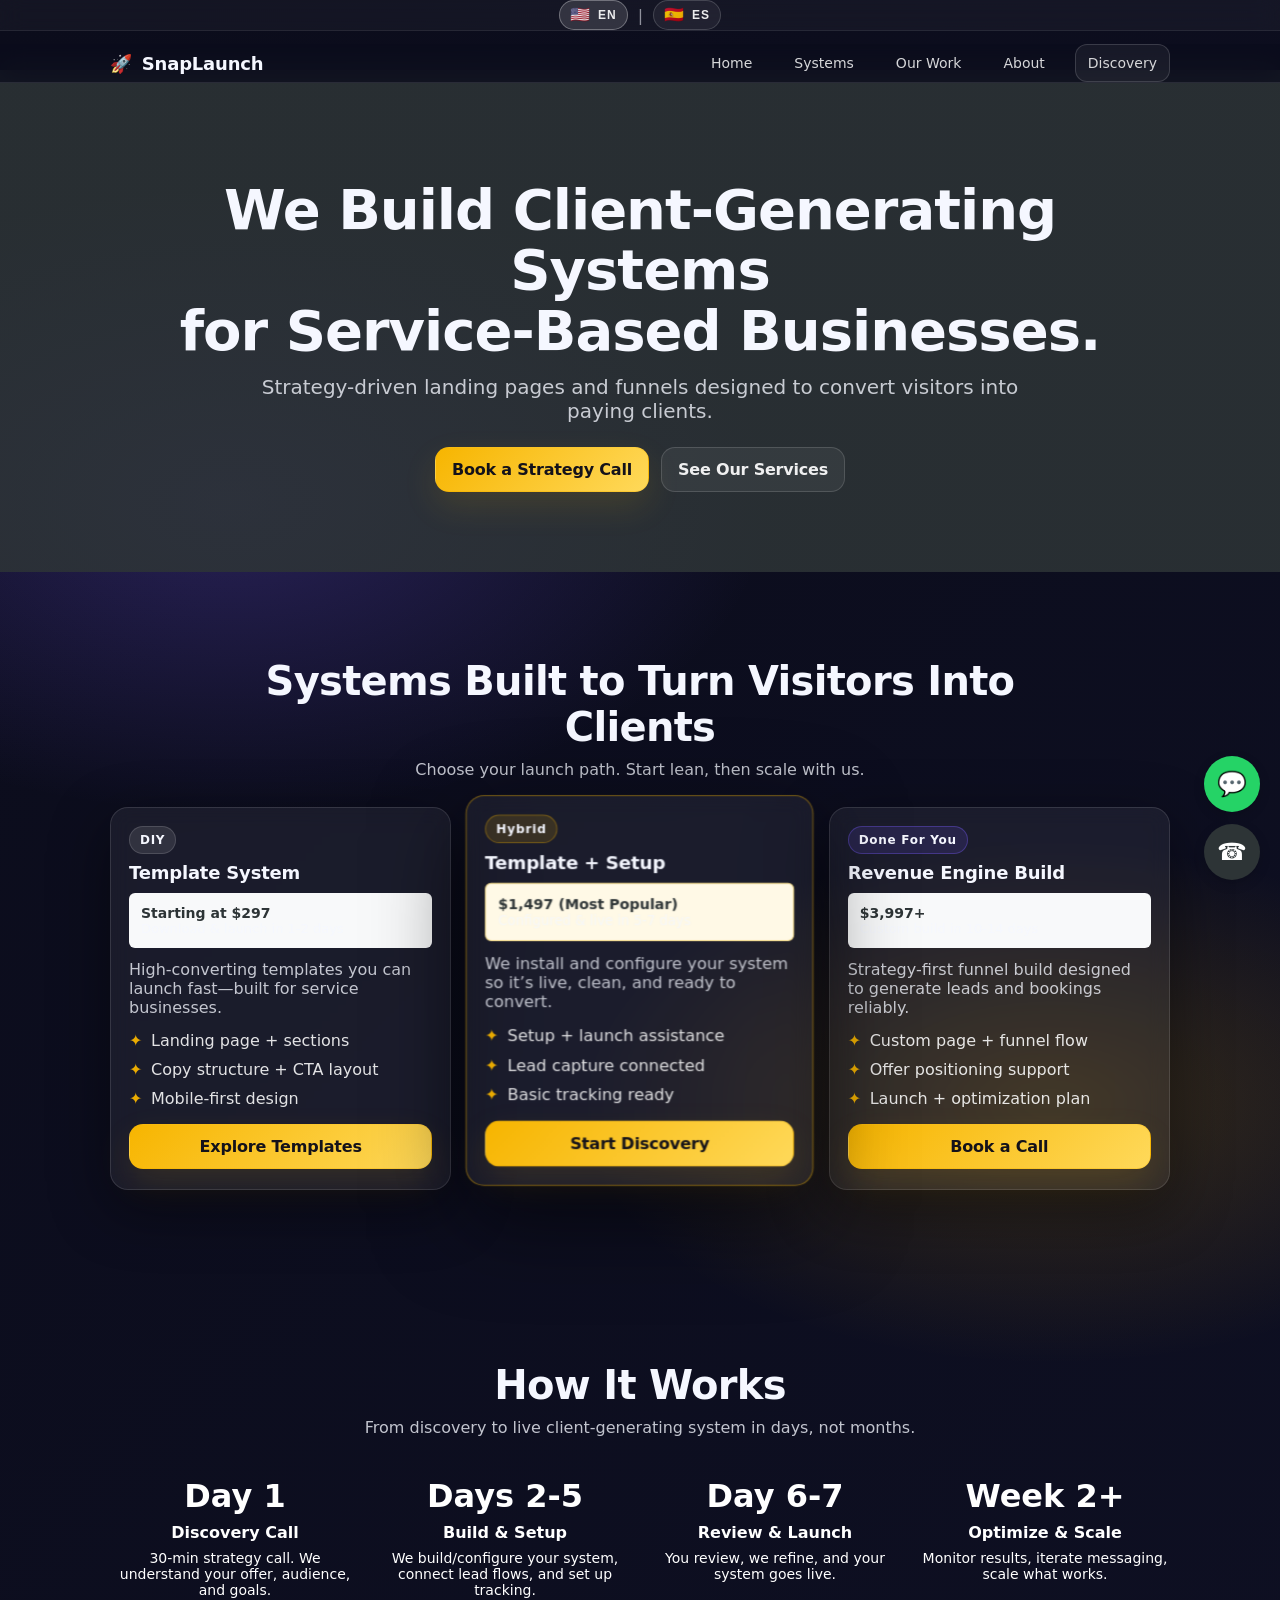
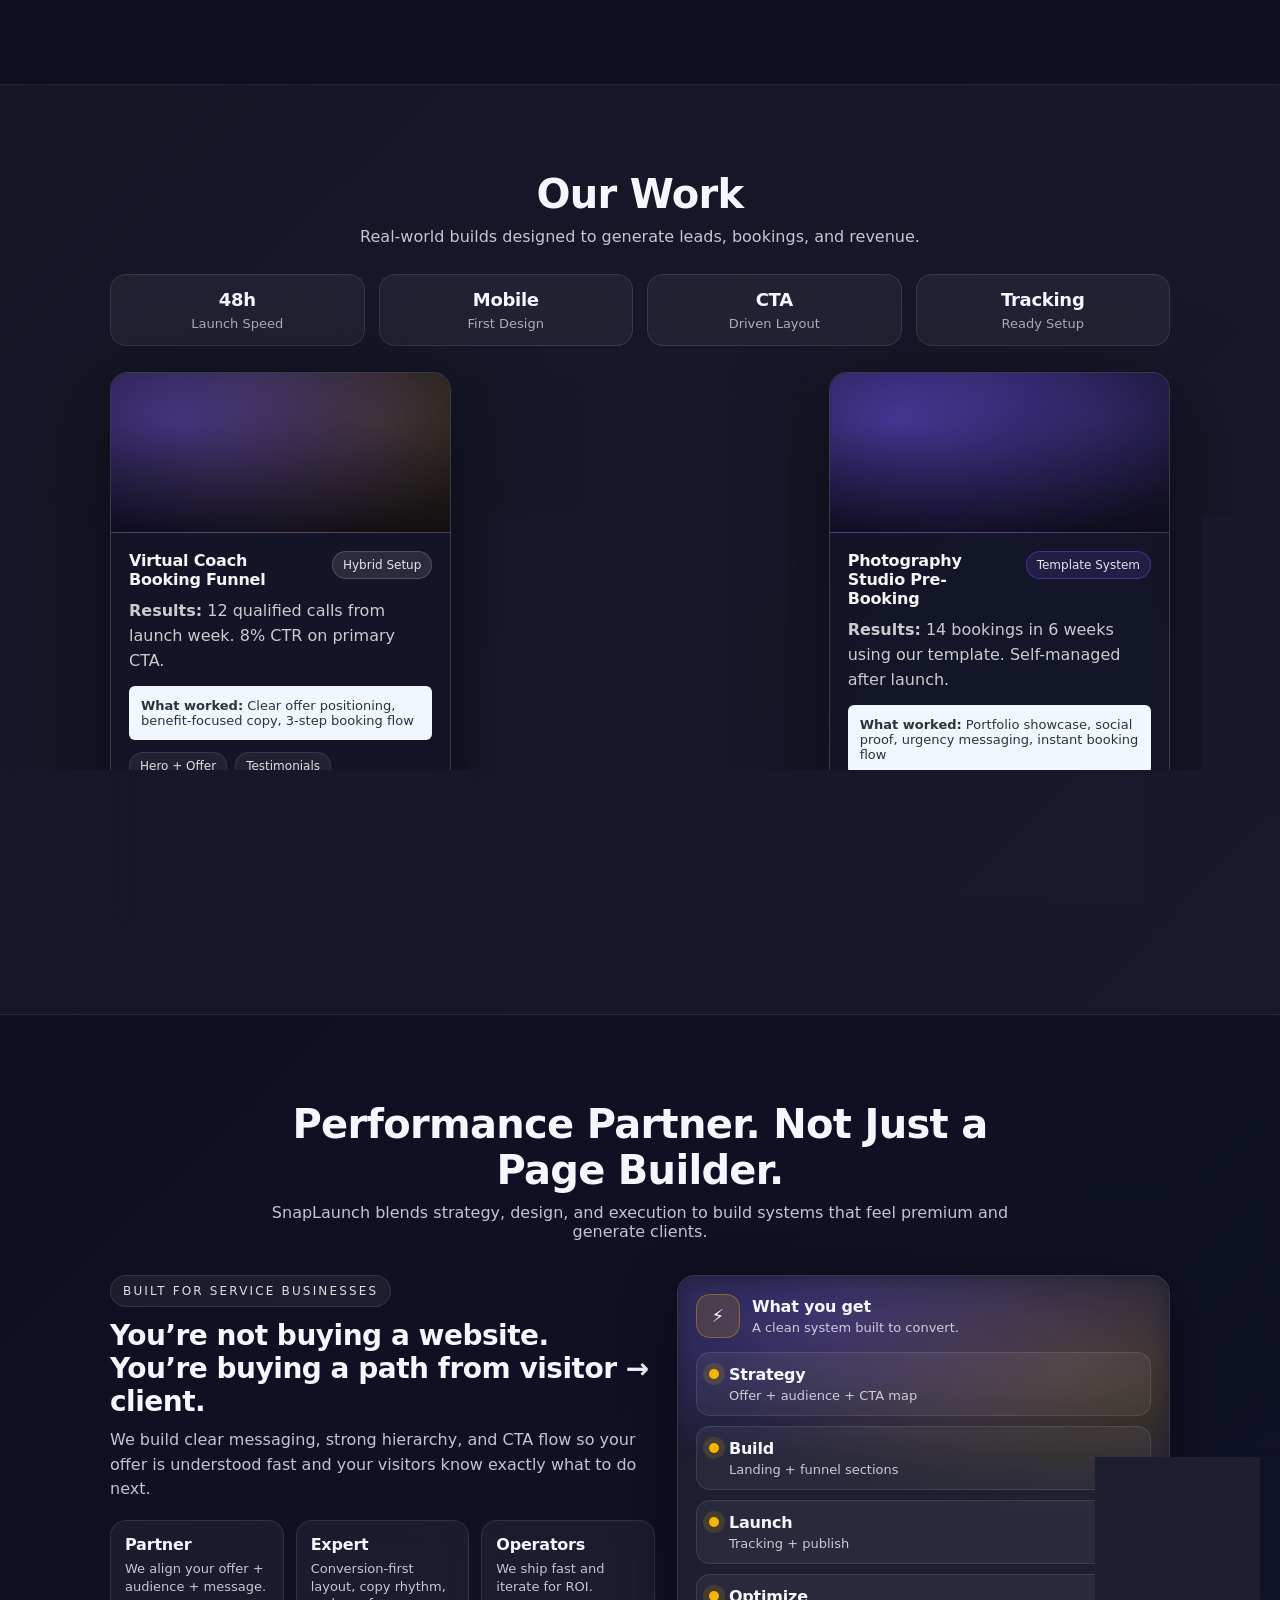
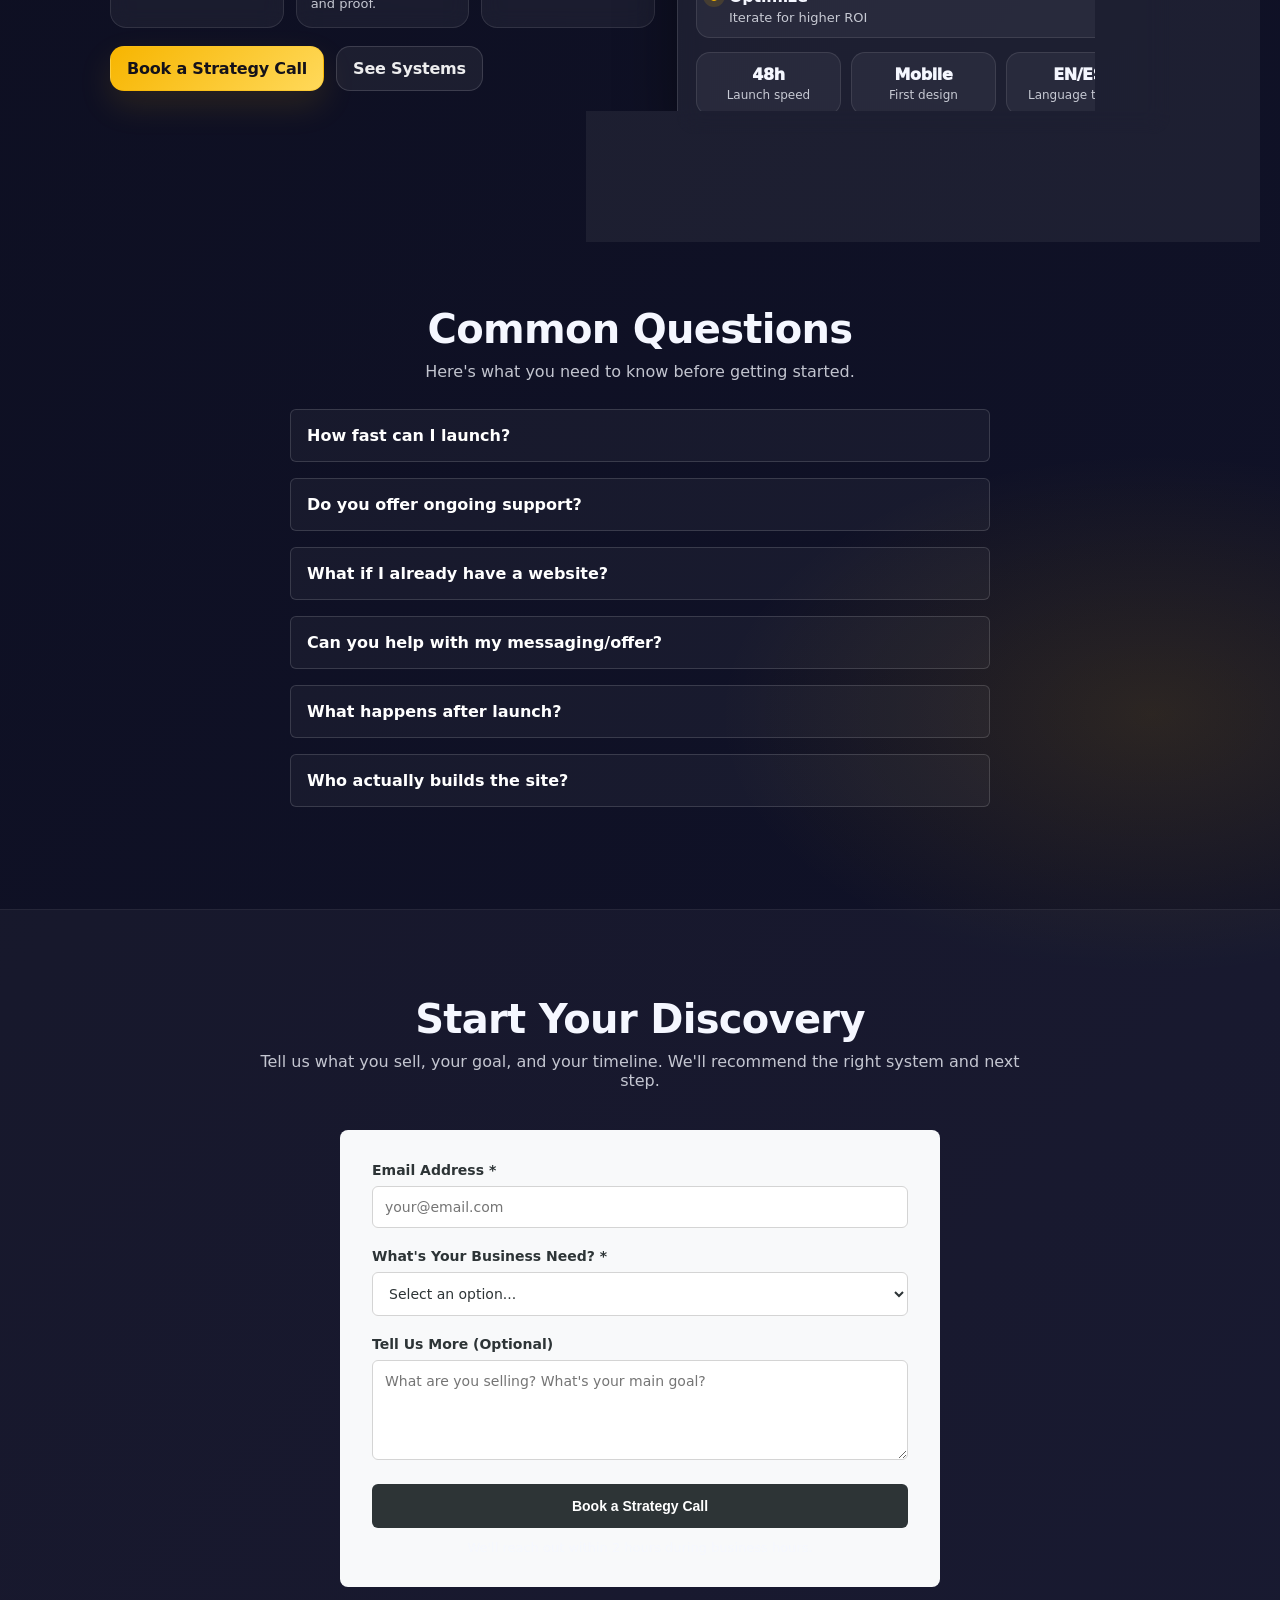
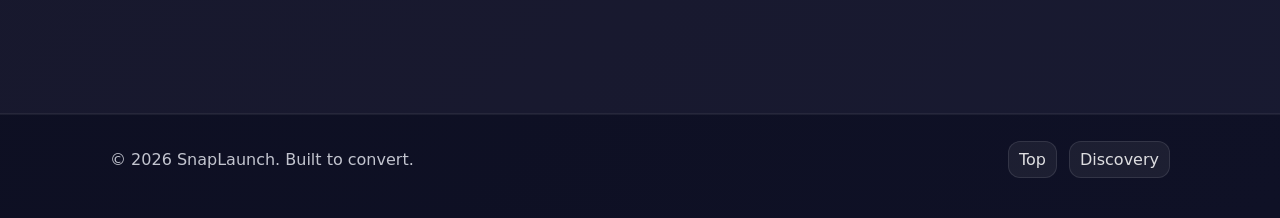
<file: index.html>
<!DOCTYPE html>
<html lang="en" data-lang="en">
<head>
  <meta charset="UTF-8" />
  <meta name="viewport" content="width=device-width, initial-scale=1.0" />
  <title>SnapLaunch</title>
  <meta name="description" content="We build client-generating systems for all type of businesses." />
  <link rel="stylesheet" href="css/styles.css" />
</head>

<body>

  <a class="skip-link" href="#home">Skip to main content</a>

  <!-- TOP BAR -->
  <div class="topbar">
    <div class="container topbar-inner">
      <div class="lang-toggle" role="group" aria-label="Language toggle">
        <button type="button" class="lang-btn is-active" id="btn-en" aria-pressed="true">
          <span class="flag" aria-hidden="true">🇺🇸</span>
          <span class="lang-label">EN</span>
        </button>

        <span class="lang-divider" aria-hidden="true">|</span>

        <button type="button" class="lang-btn" id="btn-es" aria-pressed="false">
          <span class="flag" aria-hidden="true">🇪🇸</span>
          <span class="lang-label">ES</span>
        </button>
      </div>
    </div>
  </div>

  <!-- NAV -->
  <header class="nav">
    <div class="container nav-inner">

      <a class="brand" href="#home" aria-label="SnapLaunch home">
        <span class="brand-mark" aria-hidden="true">🚀</span>
        <span class="brand-name">SnapLaunch</span>
      </a>

      <!-- Hamburger (CSS only) -->
      <input class="nav-toggle" type="checkbox" id="nav-toggle" aria-label="Open menu" />
      <label class="nav-burger" for="nav-toggle" aria-hidden="true">
        <span></span><span></span><span></span>
      </label>

      <nav class="menu" aria-label="Primary navigation">
        <a href="#home">Home</a>
        <a href="#systems">Systems</a>
        <a href="#work">Our Work</a>
        <a href="#about">About</a>
        <a href="#discovery" class="menu-cta">Discovery</a>
      </nav>

    </div>
  </header>

  <!-- HERO -->
  <section id="home" class="hero">
    <div class="container hero-content">
      <h1>We Build Client-Generating Systems<br>for Service-Based Businesses.</h1>
      <p class="muted">
        Strategy-driven landing pages and funnels designed to convert visitors into paying clients.
      </p>

      <div class="hero-actions">
        <a class="btn primary" href="#discovery">Book a Strategy Call</a>
        <a class="btn ghost" href="#systems">See Our Services</a>
      </div>
    </div>
  </section>

  <!-- SYSTEMS -->
  <section id="systems" class="section">
    <div class="container">
      <div class="section-head">
        <h2>Systems Built to Turn Visitors Into Clients</h2>
        <p class="muted">Choose your launch path. Start lean, then scale with us.</p>
      </div>

      <div class="cards">
        <article class="card">
          <div class="card-top">
            <span class="badge">DIY</span>
            <h3>Template System</h3>
          </div>
          <div class="card-price">
            <div class="card-price__amount">Starting at $297</div>
            <div class="card-price__sub muted">Download &amp; launch in 1-2 days</div>
          </div>
          <p class="muted">High-converting templates you can launch fast—built for service businesses.</p>
          <ul class="list">
            <li>Landing page + sections</li>
            <li>Copy structure + CTA layout</li>
            <li>Mobile-first design</li>
          </ul>
          <a class="btn primary w-full" href="#discovery">Explore Templates</a>
        </article>

        <article class="card card-featured">
          <div class="card-top">
            <span class="badge badge-gold">Hybrid</span>
            <h3>Template + Setup</h3>
          </div>          <div class="card-price card-price--featured">
            <div class="card-price__amount">$1,497 (Most Popular)</div>
            <div class="card-price__sub muted">Configured &amp; live in 5-7 days</div>
          </div>          <p class="muted">We install and configure your system so it’s live, clean, and ready to convert.</p>
          <ul class="list">
            <li>Setup + launch assistance</li>
            <li>Lead capture connected</li>
            <li>Basic tracking ready</li>
          </ul>
          <a class="btn primary w-full" href="#discovery">Start Discovery</a>
        </article>

        <article class="card">
          <div class="card-top">
            <span class="badge badge-purple">Done For You</span>
            <h3>Revenue Engine Build</h3>
          </div>
          <div class="card-price">
            <div class="card-price__amount">$3,997+</div>
            <div class="card-price__sub muted">Custom build in 10-14 days</div>
          </div>
          <p class="muted">Strategy-first funnel build designed to generate leads and bookings reliably.</p>
          <ul class="list">
            <li>Custom page + funnel flow</li>
            <li>Offer positioning support</li>
            <li>Launch + optimization plan</li>
          </ul>
          <a class="btn primary w-full" href="#discovery">Book a Call</a>
        </article>
      </div>
    </div>
  </section>

  <!-- HOW IT WORKS -->
  <section id="process" class="section">
    <div class="container">
      <div class="section-head">
        <h2>How It Works</h2>
        <p class="muted">From discovery to live client-generating system in days, not months.</p>
      </div>

      <div class="timeline">
        <div class="timeline__item">
          <div class="timeline__day">Day 1</div>
          <div class="timeline__title">Discovery Call</div>
          <p>30-min strategy call. We understand your offer, audience, and goals.</p>
        </div>
        <div class="timeline__item">
          <div class="timeline__day">Days 2-5</div>
          <div class="timeline__title">Build &amp; Setup</div>
          <p>We build/configure your system, connect lead flows, and set up tracking.</p>
        </div>
        <div class="timeline__item">
          <div class="timeline__day">Day 6-7</div>
          <div class="timeline__title">Review &amp; Launch</div>
          <p>You review, we refine, and your system goes live.</p>
        </div>
        <div class="timeline__item">
          <div class="timeline__day">Week 2+</div>
          <div class="timeline__title">Optimize &amp; Scale</div>
          <p>Monitor results, iterate messaging, scale what works.</p>
        </div>
      </div>
    </div>
  </section>

  <!-- OUR WORK -->
  <section id="work" class="section alt">
    <div class="container">
      <div class="section-head">
        <h2>Our Work</h2>
        <p class="muted">Real-world builds designed to generate leads, bookings, and revenue.</p>
      </div>

      <div class="stats">
        <div class="stat">
          <div class="stat-num">48h</div>
          <div class="stat-label">Launch Speed</div>
        </div>
        <div class="stat">
          <div class="stat-num">Mobile</div>
          <div class="stat-label">First Design</div>
        </div>
        <div class="stat">
          <div class="stat-num">CTA</div>
          <div class="stat-label">Driven Layout</div>
        </div>
        <div class="stat">
          <div class="stat-num">Tracking</div>
          <div class="stat-label">Ready Setup</div>
        </div>
      </div>

      <div class="work-grid">
        <article class="work-card">
          <div class="work-thumb" aria-hidden="true"></div>
          <div class="work-body">
            <div class="work-top">
              <h3>Virtual Coach Booking Funnel</h3>
              <span class="pill">Hybrid Setup</span>
            </div>
            <p class="work-desc"><strong>Results:</strong> 12 qualified calls from launch week. 8% CTR on primary CTA.</p>
            <div class="work-highlight">
              <strong>What worked:</strong> Clear offer positioning, benefit-focused copy, 3-step booking flow
            </div>
            <div class="work-tags">
              <span>Hero + Offer</span><span>Testimonials</span><span>Calendly Integration</span>
            </div>
            <a class="btn primary w-full" href="#discovery">View This Build</a>
          </div>
        </article>

        <article class="work-card">
          <div class="work-thumb alt" aria-hidden="true"></div>
          <div class="work-body">
            <div class="work-top">
              <h3>Consulting Services Lead Gen</h3>
              <span class="pill pill-gold">Done For You</span>
            </div>
            <p class="work-desc"><strong>Results:</strong> 24 leads in first 30 days. 3.2% conversion from visitor to lead.</p>
            <div class="work-highlight">
              <strong>What worked:</strong> Authority positioning, ROI-focused messaging, multi-step lead qualification
            </div>
            <div class="work-tags">
              <span>Full Funnel</span><span>Lead Magnet</span><span>Email Capture</span>
            </div>
            <a class="btn primary w-full" href="#discovery">See Case Study</a>
          </div>
        </article>

        <article class="work-card">
          <div class="work-thumb purple" aria-hidden="true"></div>
          <div class="work-body">
            <div class="work-top">
              <h3>Photography Studio Pre-Booking</h3>
              <span class="pill pill-purple">Template System</span>
            </div>
            <p class="work-desc"><strong>Results:</strong> 14 bookings in 6 weeks using our template. Self-managed after launch.</p>
            <div class="work-highlight">
              <strong>What worked:</strong> Portfolio showcase, social proof, urgency messaging, instant booking flow
            </div>
            <div class="work-tags">
              <span>Portfolio Gallery</span><span>Booking Widget</span><span>Payment Ready</span>
            </div>
            <a class="btn primary w-full" href="#discovery">Try Template</a>
          </div>
        </article>
      </div>
    </div>
  </section>

  <!-- ABOUT (your provided structure, fixed + styled) -->
  <section id="about" class="section section-about">
    <div class="container">

      <div class="section-head">
        <h2>Performance Partner. Not Just a Page Builder.</h2>
        <p class="muted">
          SnapLaunch blends strategy, design, and execution to build systems that feel premium and generate clients.
        </p>
      </div>

      <div class="about-wrap">

        <div class="about-main">
          <div class="kicker">Built for service businesses</div>

          <h3 class="about-title">
            You’re not buying a website.<br>
            You’re buying a path from visitor → client.
          </h3>

          <p class="about-lead muted">
            We build clear messaging, strong hierarchy, and CTA flow so your offer is understood fast
            and your visitors know exactly what to do next.
          </p>

          <div class="about-points">
            <div class="point">
              <div class="point-title">Partner</div>
              <div class="point-sub muted">We align your offer + audience + message.</div>
            </div>

            <div class="point">
              <div class="point-title">Expert</div>
              <div class="point-sub muted">Conversion-first layout, copy rhythm, and proof.</div>
            </div>

            <div class="point">
              <div class="point-title">Operators</div>
              <div class="point-sub muted">We ship fast and iterate for ROI.</div>
            </div>
          </div>

          <div class="about-actions">
            <a class="btn primary" href="#discovery">Book a Strategy Call</a>
            <a class="btn ghost" href="#systems">See Systems</a>
          </div>
        </div>

        <div class="about-side">
          <div class="about-card2">
            <div class="about-card-top">
              <div class="about-badge" aria-hidden="true">⚡</div>
              <div>
                <div class="about-card-title">What you get</div>
                <div class="about-card-sub muted">A clean system built to convert.</div>
              </div>
            </div>

            <div class="trust-strip" aria-label="SnapLaunch process">
              <div class="step">
                <div class="step-dot"></div>
                <div>
                  <div class="step-title">Strategy</div>
                  <div class="step-sub muted">Offer + audience + CTA map</div>
                </div>
              </div>

              <div class="step">
                <div class="step-dot"></div>
                <div>
                  <div class="step-title">Build</div>
                  <div class="step-sub muted">Landing + funnel sections</div>
                </div>
              </div>

              <div class="step">
                <div class="step-dot"></div>
                <div>
                  <div class="step-title">Launch</div>
                  <div class="step-sub muted">Tracking + publish</div>
                </div>
              </div>

              <div class="step">
                <div class="step-dot"></div>
                <div>
                  <div class="step-title">Optimize</div>
                  <div class="step-sub muted">Iterate for higher ROI</div>
                </div>
              </div>
            </div>

            <div class="about-proof">
              <div class="proof-item">
                <div class="proof-big">48h</div>
                <div class="proof-small muted">Launch speed</div>
              </div>
              <div class="proof-item">
                <div class="proof-big">Mobile</div>
                <div class="proof-small muted">First design</div>
              </div>
              <div class="proof-item">
                <div class="proof-big">EN/ES</div>
                <div class="proof-small muted">Language toggle</div>
              </div>
            </div>

          </div>
        </div>

      </div>
    </div>
  </section>

  <!-- FAQ -->
  <section id="faq" class="section">
    <div class="container">
      <div class="section-head">
        <h2>Common Questions</h2>
        <p class="muted">Here's what you need to know before getting started.</p>
      </div>

      <div class="faq-list">
        <details class="faq">
          <summary>How fast can I launch?</summary>
          <p>With our Template System, 1-2 days. Template + Setup (Hybrid), 5-7 days. Done For You, 10-14 days. We prioritize speed without sacrificing conversion.</p>
        </details>

        <details class="faq">
          <summary>Do you offer ongoing support?</summary>
          <p>Yes. All packages include launch support. Done For You clients get 30 days of optimization support included. We offer optional monthly optimization packages for clients who want continued iteration.</p>
        </details>

        <details class="faq">
          <summary>What if I already have a website?</summary>
          <p>We can audit your current site and build a high-converting landing page or funnel alongside it. Many clients use a separate SnapLaunch system to drive leads while keeping their main site as-is.</p>
        </details>

        <details class="faq">
          <summary>Can you help with my messaging/offer?</summary>
          <p>Absolutely. The Discovery Call is where we dig into your offer and positioning. Done For You clients get positioning support included. We help refine your message to resonate with your ideal clients.</p>
        </details>

        <details class="faq">
          <summary>What happens after launch?</summary>
          <p>We monitor your conversion data and recommend optimizations. Most clients see their best results in weeks 3-6 as we refine CTAs, messaging, and targeting based on real visitor behavior.</p>
        </details>

        <details class="faq">
          <summary>Who actually builds the site?</summary>
          <p>SnapLaunch's team. We're not resellers—we build every project in-house. You work directly with our strategy and build team from start to finish.</p>
        </details>
      </div>
    </div>
  </section>

  <!-- DISCOVERY -->
  <section id="discovery" class="section alt">
    <div class="container">
      <div class="section-head">
        <h2>Start Your Discovery</h2>
        <p class="muted">Tell us what you sell, your goal, and your timeline. We'll recommend the right system and next step.</p>
      </div>

      <div class="form-wrapper">
        <form class="form" aria-label="Discovery call request">
          <div class="form__group">
            <label class="form__label" for="email">Email Address *</label>
            <input class="form__field" type="email" id="email" name="email" required placeholder="your@email.com" autocomplete="email">
          </div>

          <div class="form__group">
            <label class="form__label" for="business">What's Your Business Need? *</label>
            <select class="form__field" id="business" name="business" required>
              <option value="">Select an option...</option>
              <option value="new-landing">I need a new landing page</option>
              <option value="lead-funnel">I want to generate more leads</option>
              <option value="booking-system">I need a booking/appointment system</option>
              <option value="existing-upgrade">I want to upgrade my existing site</option>
              <option value="other">Other / Not sure</option>
            </select>
          </div>

          <div class="form__group">
            <label class="form__label" for="message">Tell Us More (Optional)</label>
            <textarea class="form__field form__field--textarea" id="message" name="message" placeholder="What are you selling? What's your main goal?"></textarea>
          </div>

          <button class="form__submit" type="submit">Book a Strategy Call</button>

          <p class="form__note muted">We'll reach out within 2 hours during business hours.</p>
        </form>
      </div>
    </div>
  </section>

  <footer class="footer">
    <div class="container footer-inner">
      <div class="muted">© <span id="year"></span> SnapLaunch. Built to convert.</div>
      <div class="footer-links">
        <a href="#home">Top</a>
        <a href="#discovery">Discovery</a>
      </div>
    </div>
  </footer>

  <script>
    document.getElementById("year").textContent = new Date().getFullYear();

    // Language switching
    document.getElementById("btn-en").addEventListener("click", function() {
      window.location.href = "index.html";
    });

    document.getElementById("btn-es").addEventListener("click", function() {
      window.location.href = "es_spanish.html";
    });

    // Close mobile nav after clicking a menu link
    document.querySelectorAll(".menu a").forEach(link => {
      link.addEventListener("click", function() {
        document.getElementById("nav-toggle").checked = false;
      });
    });
  </script>

  <!-- FLOATING ACTION BUTTONS -->
  <div class="fab-group" aria-label="Contact shortcuts">
    <!-- WhatsApp Button -->
    <a class="fab fab--whatsapp" href="https://wa.me/14049925807" target="_blank" rel="noopener noreferrer" title="Message us on WhatsApp" aria-label="Message us on WhatsApp">
      💬
    </a>
    <!-- Call Now Button -->
    <a class="fab fab--call" href="tel:14049925807" title="Call us now" aria-label="Call us now">
      ☎️
    </a>
  </div>

</body>
</html>
</file>
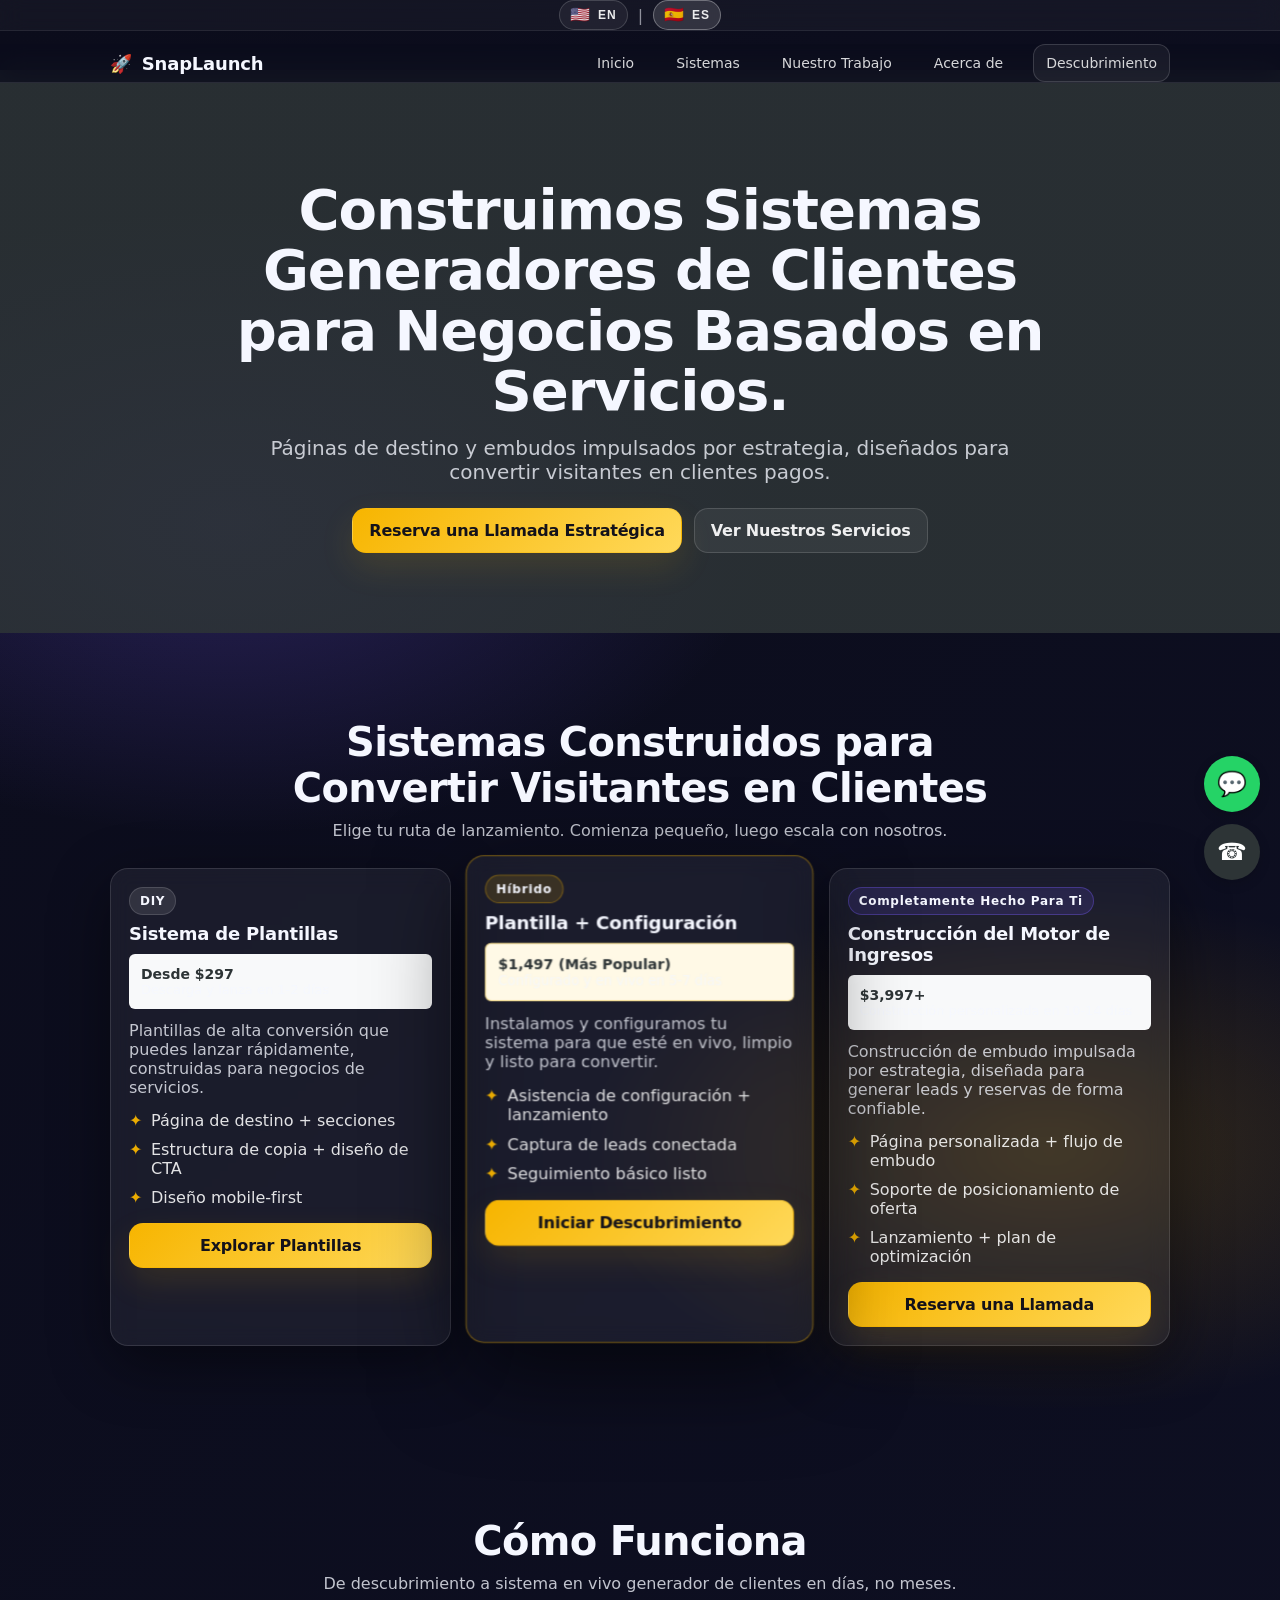
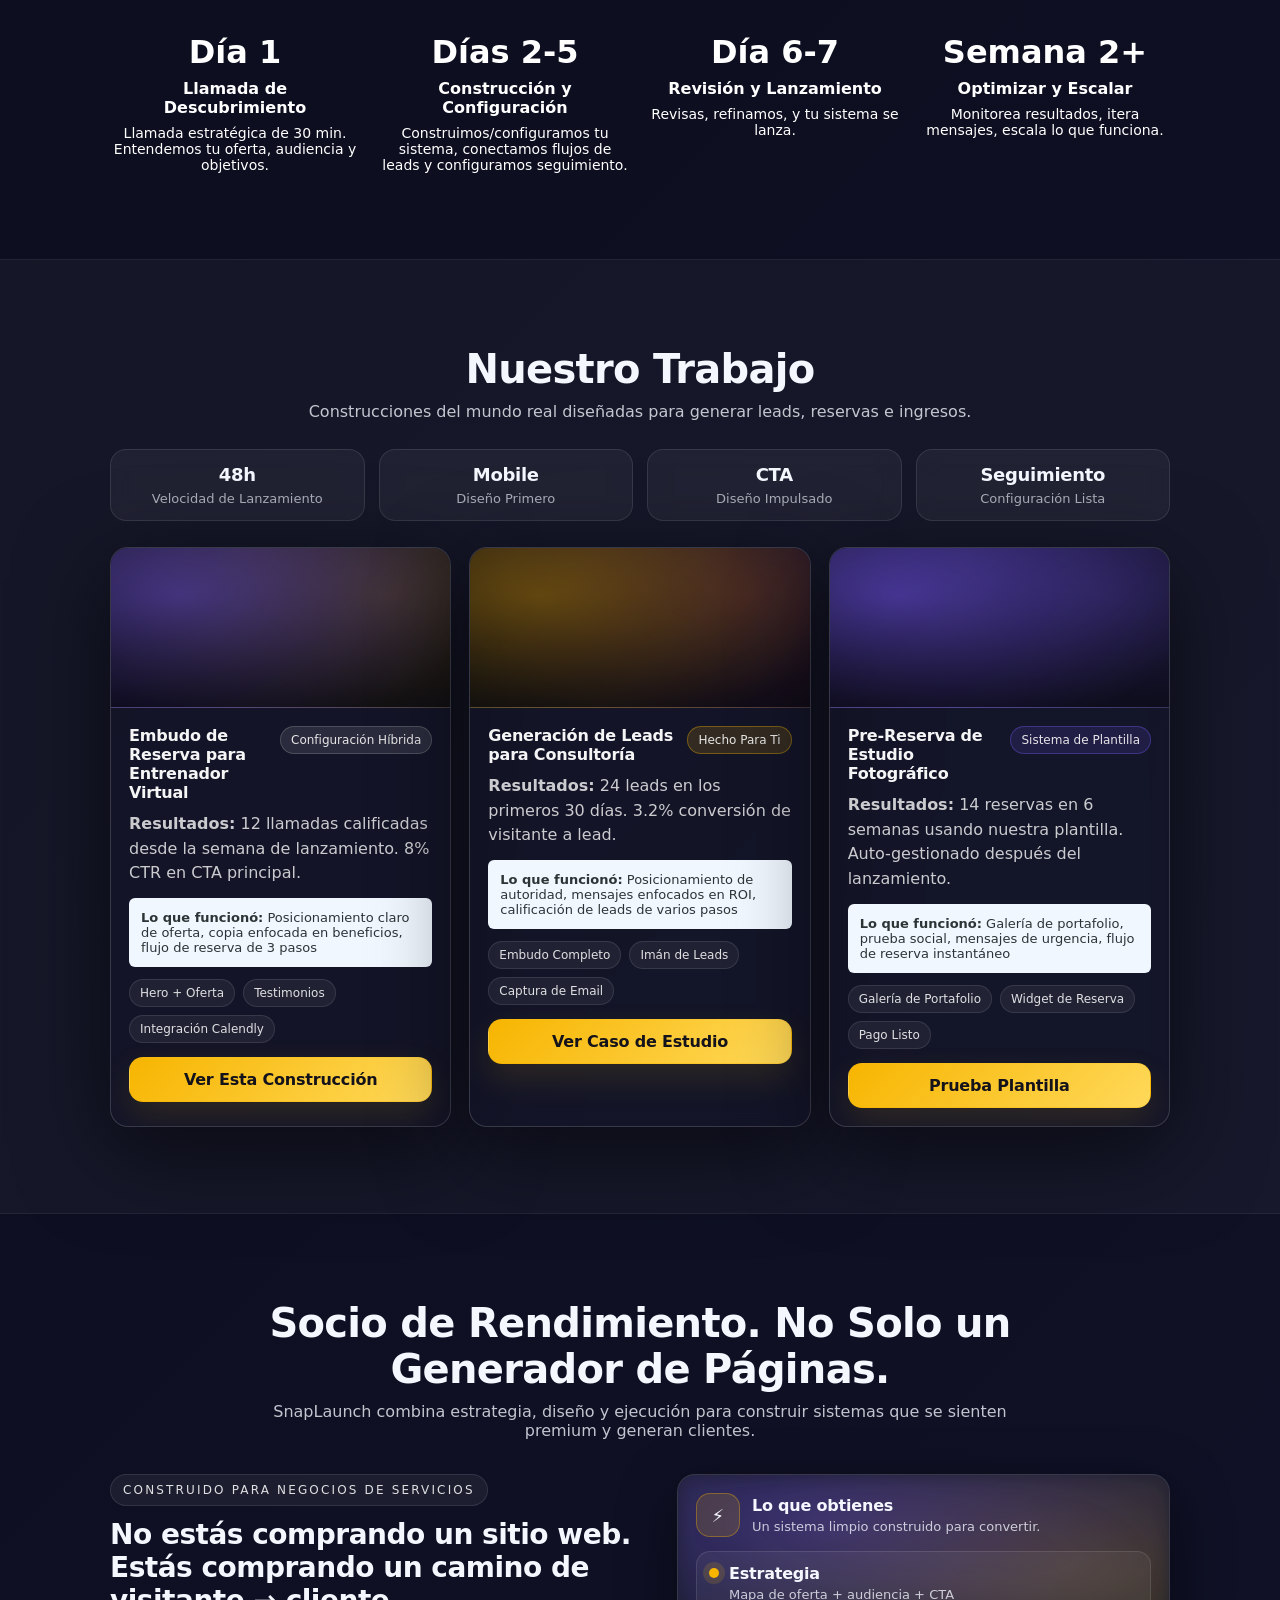
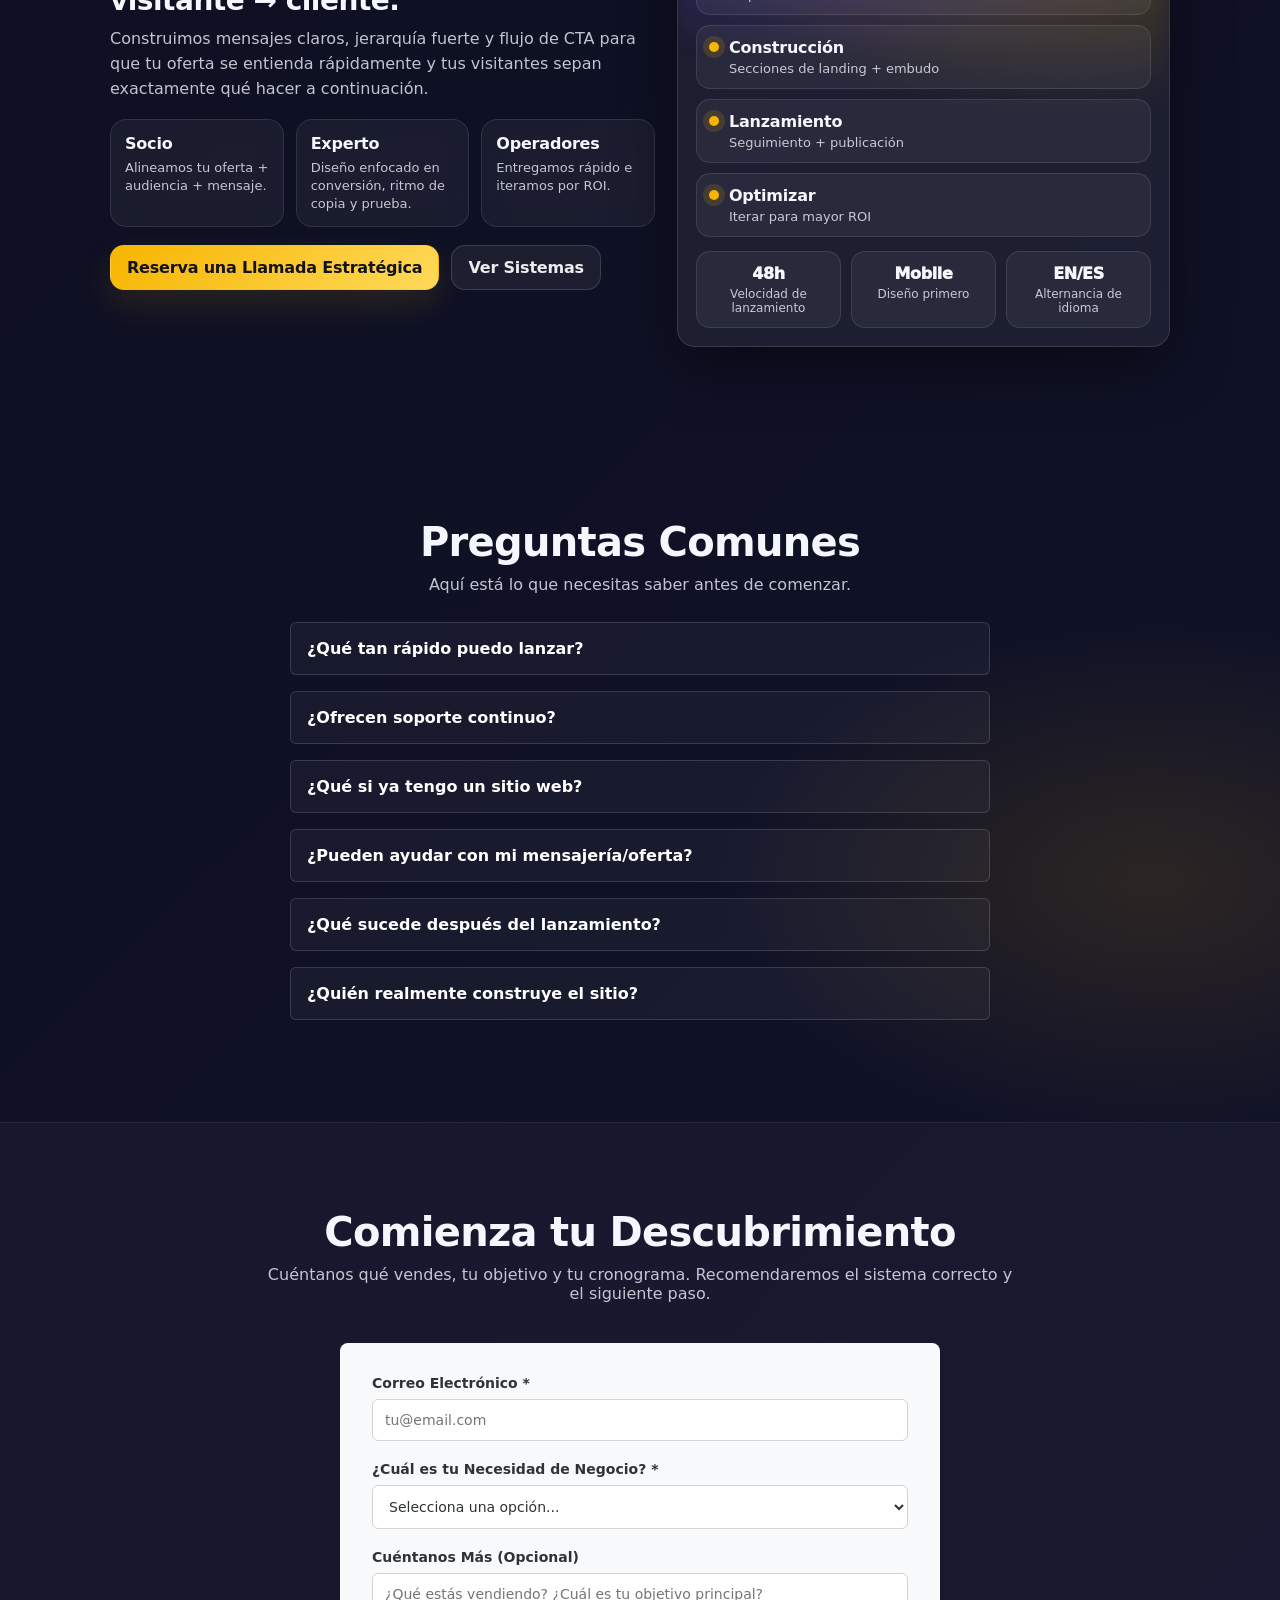
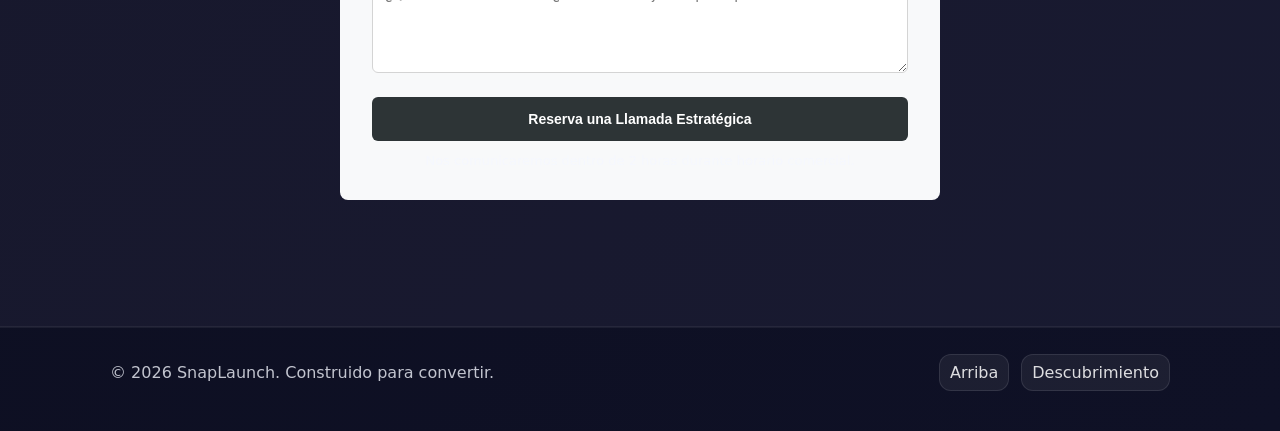
<file: es_spanish.html>
<!DOCTYPE html>
<html lang="es" data-lang="es">
<head>
  <meta charset="UTF-8" />
  <meta name="viewport" content="width=device-width, initial-scale=1.0" />
  <title>SnapLaunch</title>
  <meta name="description" content="Construimos sistemas generadores de clientes para todo tipo de negocios." />
  <link rel="stylesheet" href="css/styles.css" />
</head>

<body>

  <a class="skip-link" href="#home">Saltar al contenido principal</a>

  <!-- TOP BAR -->
  <div class="topbar">
    <div class="container topbar-inner">
      <div class="lang-toggle" role="group" aria-label="Selector de idioma">
        <button type="button" class="lang-btn" id="btn-en" aria-pressed="false">
          <span class="flag" aria-hidden="true">🇺🇸</span>
          <span class="lang-label">EN</span>
        </button>

        <span class="lang-divider" aria-hidden="true">|</span>

        <button type="button" class="lang-btn is-active" id="btn-es" aria-pressed="true">
          <span class="flag" aria-hidden="true">🇪🇸</span>
          <span class="lang-label">ES</span>
        </button>
      </div>
    </div>
  </div>

  <!-- NAV -->
  <header class="nav">
    <div class="container nav-inner">

      <a class="brand" href="#home" aria-label="Inicio de SnapLaunch">
        <span class="brand-mark" aria-hidden="true">🚀</span>
        <span class="brand-name">SnapLaunch</span>
      </a>

      <!-- Hamburger (CSS only) -->
      <input class="nav-toggle" type="checkbox" id="nav-toggle" aria-label="Abrir menú" />
      <label class="nav-burger" for="nav-toggle" aria-hidden="true">
        <span></span><span></span><span></span>
      </label>

      <nav class="menu" aria-label="Navegación principal">
        <a href="#home">Inicio</a>
        <a href="#systems">Sistemas</a>
        <a href="#work">Nuestro Trabajo</a>
        <a href="#about">Acerca de</a>
        <a href="#discovery" class="menu-cta">Descubrimiento</a>
      </nav>

    </div>
  </header>

  <!-- HERO -->
  <section id="home" class="hero">
    <div class="container hero-content">
      <h1>Construimos Sistemas Generadores de Clientes<br>para Negocios Basados en Servicios.</h1>
      <p class="muted">
        Páginas de destino y embudos impulsados por estrategia, diseñados para convertir visitantes en clientes pagos.
      </p>

      <div class="hero-actions">
        <a class="btn primary" href="#discovery">Reserva una Llamada Estratégica</a>
        <a class="btn ghost" href="#systems">Ver Nuestros Servicios</a>
      </div>
    </div>
  </section>

  <!-- SYSTEMS -->
  <section id="systems" class="section">
    <div class="container">
      <div class="section-head">
        <h2>Sistemas Construidos para Convertir Visitantes en Clientes</h2>
        <p class="muted">Elige tu ruta de lanzamiento. Comienza pequeño, luego escala con nosotros.</p>
      </div>

      <div class="cards">
        <article class="card">
          <div class="card-top">
            <span class="badge">DIY</span>
            <h3>Sistema de Plantillas</h3>
          </div>
          <div class="card-price">
            <div class="card-price__amount">Desde $297</div>
            <div class="card-price__sub muted">Descarga y lanza en 1-2 días</div>
          </div>
          <p class="muted">Plantillas de alta conversión que puedes lanzar rápidamente, construidas para negocios de servicios.</p>
          <ul class="list">
            <li>Página de destino + secciones</li>
            <li>Estructura de copia + diseño de CTA</li>
            <li>Diseño mobile-first</li>
          </ul>
          <a class="btn primary w-full" href="#discovery">Explorar Plantillas</a>
        </article>

        <article class="card card-featured">
          <div class="card-top">
            <span class="badge badge-gold">Híbrido</span>
            <h3>Plantilla + Configuración</h3>
          </div>
          <div class="card-price card-price--featured">
            <div class="card-price__amount">$1,497 (Más Popular)</div>
            <div class="card-price__sub muted">Configurado y en vivo en 5-7 días</div>
          </div>
          <p class="muted">Instalamos y configuramos tu sistema para que esté en vivo, limpio y listo para convertir.</p>
          <ul class="list">
            <li>Asistencia de configuración + lanzamiento</li>
            <li>Captura de leads conectada</li>
            <li>Seguimiento básico listo</li>
          </ul>
          <a class="btn primary w-full" href="#discovery">Iniciar Descubrimiento</a>
        </article>

        <article class="card">
          <div class="card-top">
            <span class="badge badge-purple">Completamente Hecho Para Ti</span>
            <h3>Construcción del Motor de Ingresos</h3>
          </div>
          <div class="card-price">
            <div class="card-price__amount">$3,997+</div>
            <div class="card-price__sub muted">Construcción personalizada en 10-14 días</div>
          </div>
          <p class="muted">Construcción de embudo impulsada por estrategia, diseñada para generar leads y reservas de forma confiable.</p>
          <ul class="list">
            <li>Página personalizada + flujo de embudo</li>
            <li>Soporte de posicionamiento de oferta</li>
            <li>Lanzamiento + plan de optimización</li>
          </ul>
          <a class="btn primary w-full" href="#discovery">Reserva una Llamada</a>
        </article>
      </div>
    </div>
  </section>

  <!-- CÓMO FUNCIONA -->
  <section id="process" class="section">
    <div class="container">
      <div class="section-head">
        <h2>Cómo Funciona</h2>
        <p class="muted">De descubrimiento a sistema en vivo generador de clientes en días, no meses.</p>
      </div>

      <div class="timeline">
        <div class="timeline__item">
          <div class="timeline__day">Día 1</div>
          <div class="timeline__title">Llamada de Descubrimiento</div>
          <p>Llamada estratégica de 30 min. Entendemos tu oferta, audiencia y objetivos.</p>
        </div>
        <div class="timeline__item">
          <div class="timeline__day">Días 2-5</div>
          <div class="timeline__title">Construcción y Configuración</div>
          <p>Construimos/configuramos tu sistema, conectamos flujos de leads y configuramos seguimiento.</p>
        </div>
        <div class="timeline__item">
          <div class="timeline__day">Día 6-7</div>
          <div class="timeline__title">Revisión y Lanzamiento</div>
          <p>Revisas, refinamos, y tu sistema se lanza.</p>
        </div>
        <div class="timeline__item">
          <div class="timeline__day">Semana 2+</div>
          <div class="timeline__title">Optimizar y Escalar</div>
          <p>Monitorea resultados, itera mensajes, escala lo que funciona.</p>
        </div>
      </div>
    </div>
  </section>

  <!-- NUESTRO TRABAJO -->
  <section id="work" class="section alt">
    <div class="container">
      <div class="section-head">
        <h2>Nuestro Trabajo</h2>
        <p class="muted">Construcciones del mundo real diseñadas para generar leads, reservas e ingresos.</p>
      </div>

      <div class="stats">
        <div class="stat">
          <div class="stat-num">48h</div>
          <div class="stat-label">Velocidad de Lanzamiento</div>
        </div>
        <div class="stat">
          <div class="stat-num">Mobile</div>
          <div class="stat-label">Diseño Primero</div>
        </div>
        <div class="stat">
          <div class="stat-num">CTA</div>
          <div class="stat-label">Diseño Impulsado</div>
        </div>
        <div class="stat">
          <div class="stat-num">Seguimiento</div>
          <div class="stat-label">Configuración Lista</div>
        </div>
      </div>

      <div class="work-grid">
        <article class="work-card">
          <div class="work-thumb" aria-hidden="true"></div>
          <div class="work-body">
            <div class="work-top">
              <h3>Embudo de Reserva para Entrenador Virtual</h3>
              <span class="pill">Configuración Híbrida</span>
            </div>
            <p class="work-desc"><strong>Resultados:</strong> 12 llamadas calificadas desde la semana de lanzamiento. 8% CTR en CTA principal.</p>
            <div class="work-highlight">
              <strong>Lo que funcionó:</strong> Posicionamiento claro de oferta, copia enfocada en beneficios, flujo de reserva de 3 pasos
            </div>
            <div class="work-tags">
              <span>Hero + Oferta</span><span>Testimonios</span><span>Integración Calendly</span>
            </div>
            <a class="btn primary w-full" href="#discovery">Ver Esta Construcción</a>
          </div>
        </article>

        <article class="work-card">
          <div class="work-thumb alt" aria-hidden="true"></div>
          <div class="work-body">
            <div class="work-top">
              <h3>Generación de Leads para Consultoría</h3>
              <span class="pill pill-gold">Hecho Para Ti</span>
            </div>
            <p class="work-desc"><strong>Resultados:</strong> 24 leads en los primeros 30 días. 3.2% conversión de visitante a lead.</p>
            <div class="work-highlight">
              <strong>Lo que funcionó:</strong> Posicionamiento de autoridad, mensajes enfocados en ROI, calificación de leads de varios pasos
            </div>
            <div class="work-tags">
              <span>Embudo Completo</span><span>Imán de Leads</span><span>Captura de Email</span>
            </div>
            <a class="btn primary w-full" href="#discovery">Ver Caso de Estudio</a>
          </div>
        </article>

        <article class="work-card">
          <div class="work-thumb purple" aria-hidden="true"></div>
          <div class="work-body">
            <div class="work-top">
              <h3>Pre-Reserva de Estudio Fotográfico</h3>
              <span class="pill pill-purple">Sistema de Plantilla</span>
            </div>
            <p class="work-desc"><strong>Resultados:</strong> 14 reservas en 6 semanas usando nuestra plantilla. Auto-gestionado después del lanzamiento.</p>
            <div class="work-highlight">
              <strong>Lo que funcionó:</strong> Galería de portafolio, prueba social, mensajes de urgencia, flujo de reserva instantáneo
            </div>
            <div class="work-tags">
              <span>Galería de Portafolio</span><span>Widget de Reserva</span><span>Pago Listo</span>
            </div>
            <a class="btn primary w-full" href="#discovery">Prueba Plantilla</a>
          </div>
        </article>
      </div>
    </div>
  </section>

  <!-- ABOUT (your provided structure, fixed + styled) -->
  <section id="about" class="section section-about">
    <div class="container">

      <div class="section-head">
        <h2>Socio de Rendimiento. No Solo un Generador de Páginas.</h2>
        <p class="muted">
          SnapLaunch combina estrategia, diseño y ejecución para construir sistemas que se sienten premium y generan clientes.
        </p>
      </div>

      <div class="about-wrap">

        <div class="about-main">
          <div class="kicker">Construido para negocios de servicios</div>

          <h3 class="about-title">
            No estás comprando un sitio web.<br>
            Estás comprando un camino de visitante → cliente.
          </h3>

          <p class="about-lead muted">
            Construimos mensajes claros, jerarquía fuerte y flujo de CTA para que tu oferta se entienda rápidamente
            y tus visitantes sepan exactamente qué hacer a continuación.
          </p>

          <div class="about-points">
            <div class="point">
              <div class="point-title">Socio</div>
              <div class="point-sub muted">Alineamos tu oferta + audiencia + mensaje.</div>
            </div>

            <div class="point">
              <div class="point-title">Experto</div>
              <div class="point-sub muted">Diseño enfocado en conversión, ritmo de copia y prueba.</div>
            </div>

            <div class="point">
              <div class="point-title">Operadores</div>
              <div class="point-sub muted">Entregamos rápido e iteramos por ROI.</div>
            </div>
          </div>

          <div class="about-actions">
            <a class="btn primary" href="#discovery">Reserva una Llamada Estratégica</a>
            <a class="btn ghost" href="#systems">Ver Sistemas</a>
          </div>
        </div>

        <div class="about-side">
          <div class="about-card2">
            <div class="about-card-top">
              <div class="about-badge" aria-hidden="true">⚡</div>
              <div>
                <div class="about-card-title">Lo que obtienes</div>
                <div class="about-card-sub muted">Un sistema limpio construido para convertir.</div>
              </div>
            </div>

            <div class="trust-strip" aria-label="Proceso de SnapLaunch">
              <div class="step">
                <div class="step-dot"></div>
                <div>
                  <div class="step-title">Estrategia</div>
                  <div class="step-sub muted">Mapa de oferta + audiencia + CTA</div>
                </div>
              </div>

              <div class="step">
                <div class="step-dot"></div>
                <div>
                  <div class="step-title">Construcción</div>
                  <div class="step-sub muted">Secciones de landing + embudo</div>
                </div>
              </div>

              <div class="step">
                <div class="step-dot"></div>
                <div>
                  <div class="step-title">Lanzamiento</div>
                  <div class="step-sub muted">Seguimiento + publicación</div>
                </div>
              </div>

              <div class="step">
                <div class="step-dot"></div>
                <div>
                  <div class="step-title">Optimizar</div>
                  <div class="step-sub muted">Iterar para mayor ROI</div>
                </div>
              </div>
            </div>

            <div class="about-proof">
              <div class="proof-item">
                <div class="proof-big">48h</div>
                <div class="proof-small muted">Velocidad de lanzamiento</div>
              </div>
              <div class="proof-item">
                <div class="proof-big">Mobile</div>
                <div class="proof-small muted">Diseño primero</div>
              </div>
              <div class="proof-item">
                <div class="proof-big">EN/ES</div>
                <div class="proof-small muted">Alternancia de idioma</div>
              </div>
            </div>

          </div>
        </div>

      </div>
    </div>
  </section>

  <!-- PREGUNTAS FRECUENTES -->
  <section id="faq" class="section">
    <div class="container">
      <div class="section-head">
        <h2>Preguntas Comunes</h2>
        <p class="muted">Aquí está lo que necesitas saber antes de comenzar.</p>
      </div>

      <div class="faq-list">
        <details class="faq">
          <summary>¿Qué tan rápido puedo lanzar?</summary>
          <p>Con nuestro Sistema de Plantillas, 1-2 días. Plantilla + Configuración (Híbrido), 5-7 días. Hecho Para Ti, 10-14 días. Priorizamos la velocidad sin sacrificar la conversión.</p>
        </details>

        <details class="faq">
          <summary>¿Ofrecen soporte continuo?</summary>
          <p>Sí. Todos los paquetes incluyen soporte de lanzamiento. Los clientes Hecho Para Ti obtienen 30 días de soporte de optimización incluido. Ofrecemos paquetes de optimización mensual opcional para clientes que desean iteración continua.</p>
        </details>

        <details class="faq">
          <summary>¿Qué si ya tengo un sitio web?</summary>
          <p>Podemos auditar tu sitio actual y construir una página de destino o embudo de alta conversión junto a él. Muchos clientes usan un sistema SnapLaunch separado para generar leads mientras mantienen su sitio principal como está.</p>
        </details>

        <details class="faq">
          <summary>¿Pueden ayudar con mi mensajería/oferta?</summary>
          <p>Absolutamente. La Llamada de Descubrimiento es donde profundizamos en tu oferta y posicionamiento. Los clientes Hecho Para Ti reciben soporte de posicionamiento incluido. Ayudamos a refinar tu mensaje para resonar con tus clientes ideales.</p>
        </details>

        <details class="faq">
          <summary>¿Qué sucede después del lanzamiento?</summary>
          <p>Monitoreamos tus datos de conversión y recomendamos optimizaciones. La mayoría de clientes ven sus mejores resultados en semanas 3-6 mientras refinamos CTAs, mensajes y segmentación basados en comportamiento real de visitantes.</p>
        </details>

        <details class="faq">
          <summary>¿Quién realmente construye el sitio?</summary>
          <p>El equipo de SnapLaunch. No somos revendedores—construimos cada proyecto internamente. Trabajas directamente con nuestro equipo de estrategia y construcción de principio a fin.</p>
        </details>
      </div>
    </div>
  </section>

  <!-- DISCOVERY -->
  <section id="discovery" class="section alt">
    <div class="container">
      <div class="section-head">
        <h2>Comienza tu Descubrimiento</h2>
        <p class="muted">Cuéntanos qué vendes, tu objetivo y tu cronograma. Recomendaremos el sistema correcto y el siguiente paso.</p>
      </div>

      <div class="form-wrapper">
        <form class="form" aria-label="Solicitud de llamada de descubrimiento">
          <div class="form__group">
            <label class="form__label" for="email">Correo Electrónico *</label>
            <input class="form__field" type="email" id="email" name="email" required placeholder="tu@email.com" autocomplete="email">
          </div>

          <div class="form__group">
            <label class="form__label" for="business">¿Cuál es tu Necesidad de Negocio? *</label>
            <select class="form__field" id="business" name="business" required>
              <option value="">Selecciona una opción...</option>
              <option value="new-landing">Necesito una página de destino nueva</option>
              <option value="lead-funnel">Quiero generar más leads</option>
              <option value="booking-system">Necesito un sistema de reserva/citas</option>
              <option value="existing-upgrade">Quiero mejorar mi sitio existente</option>
              <option value="other">Otro / No estoy seguro</option>
            </select>
          </div>

          <div class="form__group">
            <label class="form__label" for="message">Cuéntanos Más (Opcional)</label>
            <textarea class="form__field form__field--textarea" id="message" name="message" placeholder="¿Qué estás vendiendo? ¿Cuál es tu objetivo principal?"></textarea>
          </div>

          <button class="form__submit" type="submit">Reserva una Llamada Estratégica</button>

          <p class="form__note muted">Nos comunicaremos dentro de 2 horas durante horario comercial.</p>
        </form>
      </div>
    </div>
  </section>

  <footer class="footer">
    <div class="container footer-inner">
      <div class="muted">© <span id="year"></span> SnapLaunch. Construido para convertir.</div>
      <div class="footer-links">
        <a href="#home">Arriba</a>
        <a href="#discovery">Descubrimiento</a>
      </div>
    </div>
  </footer>

  <script>
    document.getElementById("year").textContent = new Date().getFullYear();

    // Language switching
    document.getElementById("btn-en").addEventListener("click", function() {
      window.location.href = "index.html";
    });

    document.getElementById("btn-es").addEventListener("click", function() {
      window.location.href = "es_spanish.html";
    });

    // Close mobile nav after clicking a menu link
    document.querySelectorAll(".menu a").forEach(link => {
      link.addEventListener("click", function() {
        document.getElementById("nav-toggle").checked = false;
      });
    });
  </script>

  <!-- BOTONES DE ACCIÓN FLOTANTES -->
  <div class="fab-group" aria-label="Accesos directos de contacto">
    <!-- Botón WhatsApp -->
    <a class="fab fab--whatsapp" href="https://wa.me/14049925807" target="_blank" rel="noopener noreferrer" title="Envíanos un mensaje en WhatsApp" aria-label="Envíanos un mensaje en WhatsApp">
      💬
    </a>
    <!-- Botón Llamar Ahora -->
    <a class="fab fab--call" href="tel:14049925807" title="Llámanos ahora" aria-label="Llámanos ahora">
      ☎️
    </a>
  </div>

</body>
</html>
</file>
<file: css/styles.css>
/* =====================================================================
   SnapLaunch – Stylesheet
   Architecture: @layer reset | base | components | utilities | responsive | accessibility
   ===================================================================== */

@layer reset, base, components, utilities, responsive, accessibility;

/* ============================================================
   RESET LAYER
   ============================================================ */
@layer reset {
  *{ box-sizing:border-box; margin:0; padding:0; }
}

/* ============================================================
   BASE LAYER
   ============================================================ */
@layer base {
  :root {
    /* Color tokens */
    --bg1:#0b0c1b;
    --bg2:#11132a;
    --card: rgba(255,255,255,.06);
    --card2: rgba(18, 20, 40, .62);
    --border: rgba(255,255,255,.12);
    --border2: rgba(255,255,255,.16);
    --text:#f5f7ff;
    --muted: rgba(245,247,255,.78);
    --muted2: rgba(245,247,255,.66);
    --gold:#f7b500;
    --gold2:#ffd95a;
    --purple:#7a5cff;
    --shadow: 0 18px 60px rgba(0,0,0,.45);
    --shadow2: 0 30px 100px rgba(0,0,0,.6);

    /* Border radius */
    --r: 18px;
    --r2: 14px;

    /* Spacing scale */
    --space-1: 8px;
    --space-2: 12px;
    --space-3: 18px;
    --space-4: 22px;
    --space-5: 34px;
    --space-6: 48px;
    --space-7: 72px;

    /* Typography scale */
    --font-size-xs: 12px;
    --font-size-sm: 13px;
    --font-size-base: 14px;
    --font-size-md: 16px;
    --font-size-lg: 18px;
    --font-size-xl: 32px;

    /* Z-index scale */
    --z-base: 1;
    --z-card-featured: 2;
    --z-nav: 19;
    --z-topbar: 20;
    --z-fab: 1000;

    /* Transitions */
    --transition-fast: .15s ease;
    --transition-base: .25s ease;
    --transition-slow: .3s ease;
  }

  html{ scroll-behavior:smooth; }

  body{
    font-family: system-ui, -apple-system, Segoe UI, Roboto, sans-serif;
    color: var(--text);
    background:
      radial-gradient(900px 520px at 18% 10%, rgba(122,92,255,.26), transparent 60%),
      radial-gradient(760px 420px at 82% 22%, rgba(247,181,0,.18), transparent 62%),
      radial-gradient(700px 420px at 90% 78%, rgba(247,181,0,.12), transparent 62%),
      linear-gradient(135deg, var(--bg1), var(--bg2));
  }

  a{ color:inherit; text-decoration:none; }
  img{ max-width:100%; display:block; }
}

/* ============================================================
   UTILITIES LAYER
   ============================================================ */
@layer utilities {
  .container{
    max-width: 1100px;
    margin: 0 auto;
    padding: 0 20px;
  }

  .muted{ color: var(--muted); }
  .w-full{ width:100%; display:inline-flex; justify-content:center; }

  /* Text utilities */
  .text-center{ text-align: center; }
  .text-sm{ font-size: var(--font-size-sm); }
  .text-base{ font-size: var(--font-size-base); }
  .font-bold{ font-weight: 600; }

  /* Layout utilities */
  .mx-auto{ margin-left: auto; margin-right: auto; }
}

/* ============================================================
   COMPONENTS LAYER
   ============================================================ */
@layer components {

  /* TOPBAR */
  .topbar{
    position: sticky;
    top: 0;
    z-index: var(--z-topbar);
    background: rgba(255,255,255,.04);
    backdrop-filter: blur(12px);
    border-bottom: 1px solid rgba(255,255,255,.08);
  }
  .topbar-inner{
    display:flex;
    justify-content:center;
    padding: 10px 0;
  }

  /* Language toggle */
  .lang-toggle{ display:flex; align-items:center; gap:10px; }
  .lang-divider{ opacity:.55; }

  .lang-btn{
    display:flex;
    align-items:center;
    gap:8px;
    padding: 6px 10px;
    border-radius: 999px;
    border: 1px solid rgba(255,255,255,.18);
    background: rgba(255,255,255,.06);
    color: #fff;
    cursor: pointer;
    opacity: .92;
    transition: transform var(--transition-fast), background var(--transition-fast), border-color var(--transition-fast), opacity var(--transition-fast);
  }
  .lang-btn:hover{
    transform: translateY(-1px);
    background: rgba(255,255,255,.10);
    border-color: rgba(255,255,255,.28);
    opacity: 1;
  }
  .lang-btn.is-active{
    background: rgba(255,255,255,.14);
    border-color: rgba(255,255,255,.34);
  }
  .flag{ font-size: var(--font-size-md); line-height: 1; }
  .lang-label{ font-weight: 800; font-size: var(--font-size-xs); letter-spacing: .08em; }

  /* NAV */
  .nav{
    position: sticky;
    top: 44px;
    z-index: var(--z-nav);
    background: rgba(10,12,28,.70);
    backdrop-filter: blur(14px);
    border-bottom: 1px solid rgba(255,255,255,.10);
  }
  .nav-inner{
    display:flex;
    align-items:center;
    justify-content:space-between;
    gap: 16px;
    padding: 14px 20px;
  }
  .brand{
    display:flex;
    align-items:center;
    gap:10px;
    font-weight: 900;
    letter-spacing: -.2px;
  }
  .brand-mark{ font-size: var(--font-size-lg); }
  .brand-name{ font-size: var(--font-size-lg); }

  /* Menu (desktop) */
  .menu{
    display:flex;
    align-items:center;
    gap: 18px;
  }
  .menu a{
    display:inline-block;
    padding: 10px 12px;
    border-radius: 12px;
    color: rgba(255,255,255,.90);
    font-size: var(--font-size-base);
    transition: transform var(--transition-fast), background var(--transition-fast), opacity var(--transition-fast);
    opacity: .92;
  }
  .menu a:hover{
    opacity: 1;
    transform: translateY(-1px);
    background: rgba(255,255,255,.08);
  }
  .menu .menu-cta{
    border: 1px solid rgba(255,255,255,.16);
    background: rgba(255,255,255,.06);
  }

  /* Hamburger */
  .nav-toggle{ display:none; }
  .nav-burger{
    display:none;
    width: 44px;
    height: 44px;
    border-radius: 12px;
    border: 1px solid rgba(255,255,255,.14);
    background: rgba(255,255,255,.06);
    align-items:center;
    justify-content:center;
    cursor:pointer;
  }
  .nav-burger span{
    display:block;
    width: 18px;
    height: 2px;
    background: rgba(255,255,255,.92);
    margin: 3px 0;
    border-radius: 2px;
  }

  /* HERO */
  .hero{
    padding: 110px 0 80px;
    text-align:center;
    background-image:
      linear-gradient(135deg, rgba(45,52,54,.85), rgba(45,52,54,.85)),
      url('https://images.unsplash.com/photo-1552664730-d307ca884978?w=1200&q=80');
    background-size: cover;
    background-position: center;
    background-attachment: fixed;
  }
  .hero-content{ max-width: 980px; }
  .hero h1{
    font-size: clamp(34px, 4.6vw, 56px);
    line-height: 1.08;
    letter-spacing: -1px;
    margin-bottom: 14px;
  }
  .hero p{
    font-size: clamp(16px, 2vw, 20px);
    max-width: 760px;
    margin: 0 auto 24px;
    color: var(--muted);
  }
  .hero-actions{
    display:flex;
    justify-content:center;
    gap: 12px;
    flex-wrap: wrap;
  }

  /* Buttons */
  .btn{
    display:inline-flex;
    align-items:center;
    justify-content:center;
    gap: 10px;
    padding: 12px 16px;
    border-radius: 14px;
    font-weight: 800;
    letter-spacing: -.2px;
    border: 1px solid rgba(255,255,255,.14);
    background: rgba(255,255,255,.06);
    transition: transform var(--transition-fast), background var(--transition-fast), border-color var(--transition-fast), box-shadow var(--transition-fast);
    min-height: 44px;
  }
  .btn:hover{
    transform: translateY(-1px);
    background: rgba(255,255,255,.10);
    border-color: rgba(255,255,255,.24);
  }
  .btn.primary{
    color:#14121a;
    border: 1px solid rgba(247,181,0,.25);
    background: linear-gradient(135deg, var(--gold), var(--gold2));
    box-shadow: 0 14px 34px rgba(247,181,0,.12);
  }
  .btn.primary:hover{
    background: linear-gradient(135deg, #ffc21a, #ffe27a);
  }
  .btn.ghost{
    color: rgba(255,255,255,.92);
  }

  /* Sections */
  .section{
    padding: 86px 0;
  }
  .section.alt{
    background: rgba(255,255,255,.03);
    border-top: 1px solid rgba(255,255,255,.06);
    border-bottom: 1px solid rgba(255,255,255,.06);
  }

  .section-head{
    text-align:center;
    max-width: 760px;
    margin: 0 auto 28px;
  }
  .section-head h2{
    font-size: clamp(24px, 3.2vw, 40px);
    letter-spacing: -0.7px;
    margin-bottom: 10px;
  }
  .section-head p{ color: var(--muted); }

  /* Cards */
  .cards{
    display:grid;
    grid-template-columns: repeat(3, minmax(0, 1fr));
    gap: 18px;
    margin-top: 22px;
  }
  .card{
    background: var(--card);
    border: 1px solid var(--border);
    border-radius: var(--r);
    padding: 18px;
    box-shadow: var(--shadow);
    backdrop-filter: blur(10px);
    transition: transform var(--transition-base), box-shadow var(--transition-base), border-color var(--transition-base);
  }
  .card:hover{
    transform: translateY(-6px);
    box-shadow: var(--shadow2);
    border-color: rgba(255,255,255,.25);
  }
  .card-top{
    display:flex;
    flex-direction:column;
    gap: 8px;
    margin-bottom: 10px;
  }
  .card h3{
    font-size: var(--font-size-lg);
    letter-spacing: -.2px;
  }
  .badge{
    display:inline-flex;
    align-self:flex-start;
    padding: 6px 10px;
    border-radius: 999px;
    background: rgba(255,255,255,.10);
    border: 1px solid rgba(255,255,255,.14);
    font-size: var(--font-size-xs);
    letter-spacing: .06em;
    font-weight: 800;
  }
  .badge-gold{
    background: rgba(247,181,0,.14);
    border-color: rgba(247,181,0,.35);
  }
  .badge-purple{
    background: rgba(122,92,255,.14);
    border-color: rgba(122,92,255,.35);
  }
  .card-featured{
    transform: translateY(-8px) scale(1.02);
    border-color: rgba(247,181,0,.45);
    box-shadow: 0 30px 90px rgba(0,0,0,.6);
    position: relative;
    z-index: var(--z-card-featured);
  }

  /* Card price box */
  .card-price{
    background: #f8f9fa;
    padding: 12px;
    border-radius: 6px;
    margin-bottom: 12px;
    font-size: var(--font-size-base);
  }
  .card-price--featured{
    background: #fff9e6;
    border: 1px solid #ffe58f;
  }
  .card-price__amount{
    font-weight: 600;
    color: #2d3436;
  }
  .card-price__sub{
    font-size: var(--font-size-sm);
    color: #636e72;
  }

  /* List */
  .list{
    list-style:none;
    display:grid;
    gap: 10px;
    margin: 14px 0 16px;
    padding: 0;
  }
  .list li{
    position: relative;
    padding-left: 22px;
    color: rgba(255,255,255,.88);
  }
  .list li::before{
    content:"✦";
    position:absolute;
    left:0;
    top:0;
    color: var(--gold);
    opacity: .95;
  }

  /* Timeline */
  .timeline{
    display: grid;
    grid-template-columns: repeat(4, 1fr);
    gap: 20px;
    margin-top: 40px;
  }
  .timeline__item{
    text-align: center;
  }
  .timeline__day{
    font-size: var(--font-size-xl);
    font-weight: 700;
    color: #ffffff;
    margin-bottom: 8px;
  }
  .timeline__title{
    font-weight: 600;
    color: #ffffff;
    margin-bottom: 8px;
  }
  .timeline__item p{
    color: #ffffff;
    font-size: var(--font-size-base);
    margin: 0;
  }

  /* OUR WORK */
  .stats{
    display:grid;
    grid-template-columns: repeat(4, minmax(0,1fr));
    gap: 14px;
    margin: 22px 0 26px;
  }
  .stat{
    background: rgba(255,255,255,.05);
    border: 1px solid rgba(255,255,255,.10);
    border-radius: 16px;
    padding: 14px;
    text-align:center;
    backdrop-filter: blur(10px);
  }
  .stat-num{
    font-size: var(--font-size-lg);
    font-weight: 900;
    letter-spacing: -.3px;
  }
  .stat-label{
    margin-top: 6px;
    font-size: var(--font-size-sm);
    color: var(--muted2);
  }

  .work-grid{
    display:grid;
    grid-template-columns: repeat(3, minmax(0, 1fr));
    gap: 18px;
  }
  .work-card{
    background: var(--card2);
    border: 1px solid var(--border2);
    border-radius: var(--r);
    overflow:hidden;
    box-shadow: 0 24px 90px rgba(0,0,0,.55);
    backdrop-filter: blur(10px);
    transition: transform var(--transition-fast), border-color var(--transition-fast);
  }
  .work-card:hover{
    transform: translateY(-2px);
    border-color: rgba(255,255,255,.24);
  }
  .work-thumb{
    height: 160px;
    background:
      radial-gradient(520px 240px at 20% 30%, rgba(122,92,255,.55), transparent 60%),
      radial-gradient(520px 240px at 80% 30%, rgba(247,181,0,.22), transparent 65%),
      linear-gradient(135deg, rgba(10,10,22,.95), rgba(10,10,22,.25));
    border-bottom: 1px solid rgba(255,255,255,.10);
    position: relative;
  }
  .work-thumb::after{
    content:"";
    position:absolute;
    inset:0;
    background: linear-gradient(to bottom, rgba(0,0,0,.08), rgba(0,0,0,.40));
    pointer-events:none;
  }
  .work-thumb.alt{
    background:
      radial-gradient(520px 240px at 20% 30%, rgba(247,181,0,.42), transparent 60%),
      radial-gradient(480px 240px at 80% 30%, rgba(255,90,126,.18), transparent 65%),
      linear-gradient(135deg, rgba(10,10,22,.95), rgba(10,10,22,.25));
  }
  .work-thumb.purple{
    background:
      radial-gradient(520px 240px at 20% 30%, rgba(122,92,255,.62), transparent 60%),
      radial-gradient(520px 240px at 80% 30%, rgba(122,92,255,.22), transparent 65%),
      linear-gradient(135deg, rgba(10,10,22,.95), rgba(10,10,22,.25));
  }

  .work-body{ padding: 18px; }
  .work-top{
    display:flex;
    align-items:flex-start;
    justify-content:space-between;
    gap: 10px;
    margin-bottom: 10px;
  }
  .work-card h3{
    color: rgba(255,255,255,.96);
    letter-spacing: -.2px;
    font-size: var(--font-size-md);
  }
  .work-desc{
    color: rgba(255,255,255,.78);
    line-height: 1.55;
    margin-bottom: 12px;
  }
  .pill{
    font-size: var(--font-size-xs);
    padding: 6px 10px;
    border-radius: 999px;
    background: rgba(255,255,255,.10);
    border: 1px solid rgba(255,255,255,.16);
    color: rgba(255,255,255,.88);
    white-space: nowrap;
  }
  .pill-gold{ background: rgba(247,181,0,.14); border-color: rgba(247,181,0,.35); }
  .pill-purple{ background: rgba(122,92,255,.14); border-color: rgba(122,92,255,.35); }

  .work-tags{
    display:flex;
    flex-wrap:wrap;
    gap: 8px;
    margin-bottom: 14px;
  }
  .work-tags span{
    font-size: var(--font-size-xs);
    padding: 6px 10px;
    border-radius: 999px;
    background: rgba(255,255,255,.06);
    border: 1px solid rgba(255,255,255,.10);
    color: rgba(255,255,255,.86);
  }

  /* Work card highlight box */
  .work-highlight{
    background: #f0f7ff;
    padding: 12px;
    border-radius: 6px;
    margin: 12px 0;
    font-size: var(--font-size-sm);
    color: #2d3436;
  }

  /* ABOUT */
  .section-about .section-head{ margin-bottom: 34px; }

  .about-wrap{
    display:grid;
    grid-template-columns: 1.05fr .95fr;
    gap: 22px;
    align-items:start;
  }

  .kicker{
    display:inline-block;
    font-size: var(--font-size-xs);
    letter-spacing: .18em;
    text-transform: uppercase;
    padding: 8px 12px;
    border-radius: 999px;
    background: rgba(255,255,255,.06);
    border: 1px solid rgba(255,255,255,.10);
    color: rgba(255,255,255,.86);
    margin-bottom: 12px;
  }

  .about-title{
    font-size: clamp(20px, 2.4vw, 28px);
    letter-spacing: -.5px;
    margin-bottom: 10px;
  }
  .about-lead{ line-height: 1.55; margin-bottom: 16px; }

  .about-points{
    display:grid;
    grid-template-columns: repeat(3, minmax(0, 1fr));
    gap: 12px;
    margin: 18px 0 18px;
  }
  .point{
    background: rgba(255,255,255,.05);
    border: 1px solid rgba(255,255,255,.10);
    border-radius: 16px;
    padding: 14px;
    backdrop-filter: blur(10px);
  }
  .point-title{ font-weight: 900; letter-spacing: -.2px; }
  .point-sub{ margin-top: 6px; font-size: var(--font-size-sm); line-height: 1.35; }

  .about-actions{
    display:flex;
    gap: 12px;
    flex-wrap: wrap;
    margin-top: 6px;
  }

  /* Right card */
  .about-card2{
    background: rgba(255,255,255,.06);
    border: 1px solid rgba(255,255,255,.12);
    border-radius: var(--r);
    padding: 18px;
    box-shadow: var(--shadow);
    backdrop-filter: blur(12px);
    position: sticky;
    top: 110px;
    overflow: hidden;
  }
  .about-card2::before{
    content:"";
    position:absolute;
    inset:-2px;
    background:
      radial-gradient(700px 240px at 30% 10%, rgba(122,92,255,.35), transparent 60%),
      radial-gradient(600px 240px at 80% 20%, rgba(247,181,0,.22), transparent 60%);
    filter: blur(10px);
    opacity: .9;
    pointer-events:none;
  }
  .about-card2 > *{ position: relative; }

  .about-card-top{
    display:flex;
    gap: 12px;
    align-items:center;
    margin-bottom: 14px;
  }
  .about-badge{
    width: 44px;
    height: 44px;
    border-radius: 14px;
    display:grid;
    place-items:center;
    background: rgba(247,181,0,.14);
    border: 1px solid rgba(247,181,0,.35);
    font-size: var(--font-size-lg);
  }
  .about-card-title{ font-weight: 900; letter-spacing: -.2px; }
  .about-card-sub{ font-size: var(--font-size-sm); color: var(--muted2); margin-top: 4px; }

  /* Trust strip */
  .trust-strip{ display:grid; gap: 10px; margin: 10px 0 14px; }
  .step{
    display:flex;
    gap: 10px;
    align-items:flex-start;
    padding: 12px;
    border-radius: 14px;
    background: rgba(255,255,255,.05);
    border: 1px solid rgba(255,255,255,.10);
  }
  .step-dot{
    width: 10px;
    height: 10px;
    border-radius: 999px;
    background: var(--gold);
    box-shadow: 0 0 0 6px rgba(247,181,0,.14);
    margin-top: 4px;
    flex: 0 0 auto;
  }
  .step-title{ font-weight: 900; letter-spacing: -.2px; }
  .step-sub{ font-size: var(--font-size-sm); color: var(--muted2); margin-top: 4px; }

  /* Proof row */
  .about-proof{
    display:grid;
    grid-template-columns: repeat(3, minmax(0,1fr));
    gap: 10px;
    margin-top: 12px;
  }
  .proof-item{
    text-align:center;
    padding: 12px;
    border-radius: 14px;
    background: rgba(255,255,255,.05);
    border: 1px solid rgba(255,255,255,.10);
  }
  .proof-big{
    font-weight: 1000;
    letter-spacing: -.4px;
  }
  .proof-small{
    font-size: var(--font-size-xs);
    color: var(--muted2);
    margin-top: 4px;
  }

  /* DISCOVERY CTA */
  .discovery{
    display:flex;
    justify-content: space-between;
    align-items: center;
    gap: 18px;
    background: rgba(255,255,255,.06);
    border: 1px solid rgba(255,255,255,.12);
    border-radius: var(--r);
    padding: 18px;
    backdrop-filter: blur(10px);
    box-shadow: var(--shadow);
  }
  .discovery h2{
    font-size: clamp(20px, 2.4vw, 30px);
    letter-spacing: -.4px;
    margin-bottom: 6px;
  }
  .discovery p{ color: var(--muted); max-width: 760px; }
  .disc-cta{ display:flex; gap: 12px; flex-wrap:wrap; }

  /* FAQ */
  .faq-list{
    max-width: 700px;
    margin: 0 auto;
  }
  .faq{
    margin-bottom: 16px;
    border: 1px solid rgba(255,255,255,.14);
    border-radius: 6px;
    padding: 16px;
    cursor: pointer;
    background: rgba(255,255,255,.04);
    transition: border-color var(--transition-fast), background var(--transition-fast);
  }
  .faq[open]{
    border-color: rgba(255,255,255,.22);
    background: rgba(255,255,255,.06);
  }
  .faq summary{
    font-weight: 600;
    color: #ffffff;
    user-select: none;
    list-style: none;
    cursor: pointer;
  }
  .faq summary::-webkit-details-marker{ display: none; }
  .faq p{
    margin-top: 12px;
    font-size: var(--font-size-base);
    color: rgba(255,255,255,.86);
    line-height: 1.55;
  }

  /* DISCOVERY FORM */
  .form-wrapper{
    max-width: 600px;
    margin: 40px auto;
  }
  .form{
    background: #f8f9fa;
    padding: 32px;
    border-radius: 8px;
  }
  .form__group{
    margin-bottom: 20px;
  }
  .form__label{
    display: block;
    font-weight: 600;
    color: #2d3436;
    margin-bottom: 8px;
    font-size: var(--font-size-base);
  }
  .form__field{
    width: 100%;
    padding: 12px;
    border: 1px solid #d4d4d4;
    border-radius: 6px;
    font-size: var(--font-size-base);
    box-sizing: border-box;
    background: #ffffff;
    color: #2d3436;
    font-family: inherit;
    transition: border-color var(--transition-fast), box-shadow var(--transition-fast);
    outline: none;
  }
  .form__field:focus{
    border-color: #636ae8;
    box-shadow: 0 0 0 3px rgba(99,106,232,.18);
  }
  .form__field--textarea{
    min-height: 100px;
    resize: vertical;
  }
  .form__submit{
    width: 100%;
    padding: 14px;
    background: #2d3436;
    color: white;
    border: none;
    border-radius: 6px;
    font-weight: 600;
    font-size: var(--font-size-base);
    cursor: pointer;
    transition: background var(--transition-slow);
  }
  .form__submit:hover{
    background: #1e2425;
  }
  .form__note{
    text-align: center;
    margin-top: 12px;
    font-size: var(--font-size-sm);
    color: #636e72;
  }

  /* FLOATING ACTION BUTTONS */
  .fab-group{
    position: fixed;
    bottom: 20px;
    right: 20px;
    display: flex;
    gap: 12px;
    flex-direction: column;
    z-index: var(--z-fab);
  }
  .fab{
    display: flex;
    align-items: center;
    justify-content: center;
    width: 56px;
    height: 56px;
    border-radius: 50%;
    text-decoration: none;
    box-shadow: 0 4px 12px rgba(0,0,0,.15);
    transition: transform var(--transition-slow), box-shadow var(--transition-slow);
    font-size: 24px;
    color: white;
  }
  .fab:hover{
    transform: scale(1.1);
    box-shadow: 0 6px 16px rgba(0,0,0,.20);
  }
  .fab--whatsapp{ background: #25D366; }
  .fab--call{ background: #2d3436; }

  /* FOOTER */
  .footer{
    padding: 26px 0 40px;
    border-top: 1px solid rgba(255,255,255,.06);
    background: rgba(0,0,0,.10);
  }
  .footer-inner{
    display:flex;
    justify-content:space-between;
    align-items:center;
    gap: 12px;
    flex-wrap:wrap;
  }
  .footer-links{ display:flex; gap: 12px; }
  .footer-links a{
    padding: 8px 10px;
    border-radius: 12px;
    background: rgba(255,255,255,.06);
    border: 1px solid rgba(255,255,255,.10);
    color: rgba(255,255,255,.85);
  }
  .footer-links a:hover{ background: rgba(255,255,255,.10); }

} /* end @layer components */

/* ============================================================
   RESPONSIVE LAYER
   ============================================================ */
@layer responsive {
  @media (max-width: 980px){
    .cards{ grid-template-columns: 1fr; }
    .work-grid{ grid-template-columns: 1fr; }
    .stats{ grid-template-columns: repeat(2, minmax(0,1fr)); }
    .about-wrap{ grid-template-columns: 1fr; }
    .about-card2{ position: relative; top: auto; }
    .about-points{ grid-template-columns: 1fr; }
    .discovery{ flex-direction: column; align-items: flex-start; }
  }

  /* Hamburger behavior (mobile nav) */
  @media (max-width: 860px){
    .nav-burger{ display:flex; }
    .menu{
      position: absolute;
      left: 0;
      right: 0;
      top: calc(100% + 1px);
      display: none;
      flex-direction: column;
      gap: 6px;
      padding: 12px;
      background: rgba(10,12,28,.92);
      border-bottom: 1px solid rgba(255,255,255,.10);
      backdrop-filter: blur(14px);
    }
    .menu a{ width: 100%; }
    .nav-inner{ position: relative; }
    .nav-toggle:checked ~ .menu{ display:flex; }
  }

  /* Timeline responsive – 2 columns on medium screens */
  @media (max-width: 640px){
    .timeline{
      grid-template-columns: repeat(2, 1fr);
    }
  }

  /* Timeline responsive – single column on small screens */
  @media (max-width: 380px){
    .timeline{
      grid-template-columns: 1fr;
    }
  }
}

/* ============================================================
   ACCESSIBILITY LAYER
   ============================================================ */
@layer accessibility {
  /* Skip link */
  .skip-link{
    position: absolute;
    top: -40px;
    left: 0;
    padding: 8px 16px;
    background: var(--gold);
    color: #14121a;
    font-weight: 700;
    border-radius: 0 0 8px 0;
    z-index: 9999;
    text-decoration: none;
    transition: top var(--transition-fast);
  }
  .skip-link:focus{
    top: 0;
  }

  /* Focus visible – improved keyboard navigation */
  :focus-visible{
    outline: 2px solid var(--gold);
    outline-offset: 3px;
    border-radius: 4px;
  }

  /* Reduced motion */
  @media (prefers-reduced-motion: reduce){
    *{
      animation-duration: .01ms !important;
      animation-iteration-count: 1 !important;
      transition-duration: .01ms !important;
      scroll-behavior: auto !important;
    }
  }
}
</file>
